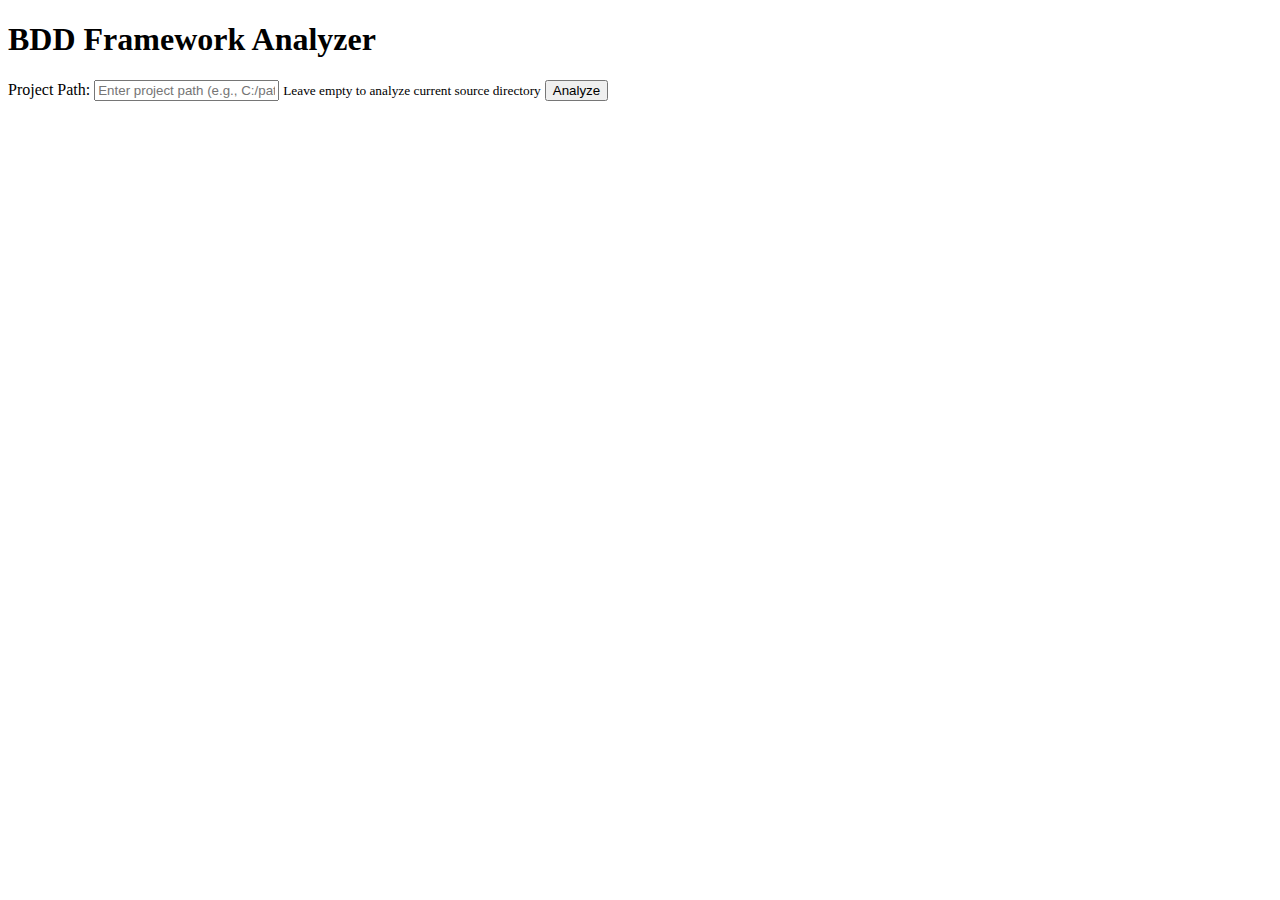
<file: target/classes/templates/index.html>
<!DOCTYPE html>
<html xmlns:th="http://www.thymeleaf.org">
<head>
    <title>BDD Framework Analyzer</title>
    <meta charset="UTF-8">
    <meta name="viewport" content="width=device-width, initial-scale=1.0">
</head>
<body>
    <h1>BDD Framework Analyzer</h1>
    <form action="/bdd-analyzer/analyze" method="get">
        <label for="projectPath">Project Path:</label>
        <input type="text" id="projectPath" name="projectPath" placeholder="Enter project path (e.g., C:/path/to/project)">
        <small>Leave empty to analyze current source directory</small>
        <button type="submit">Analyze</button>
    </form>
</body>
</html>
</file>
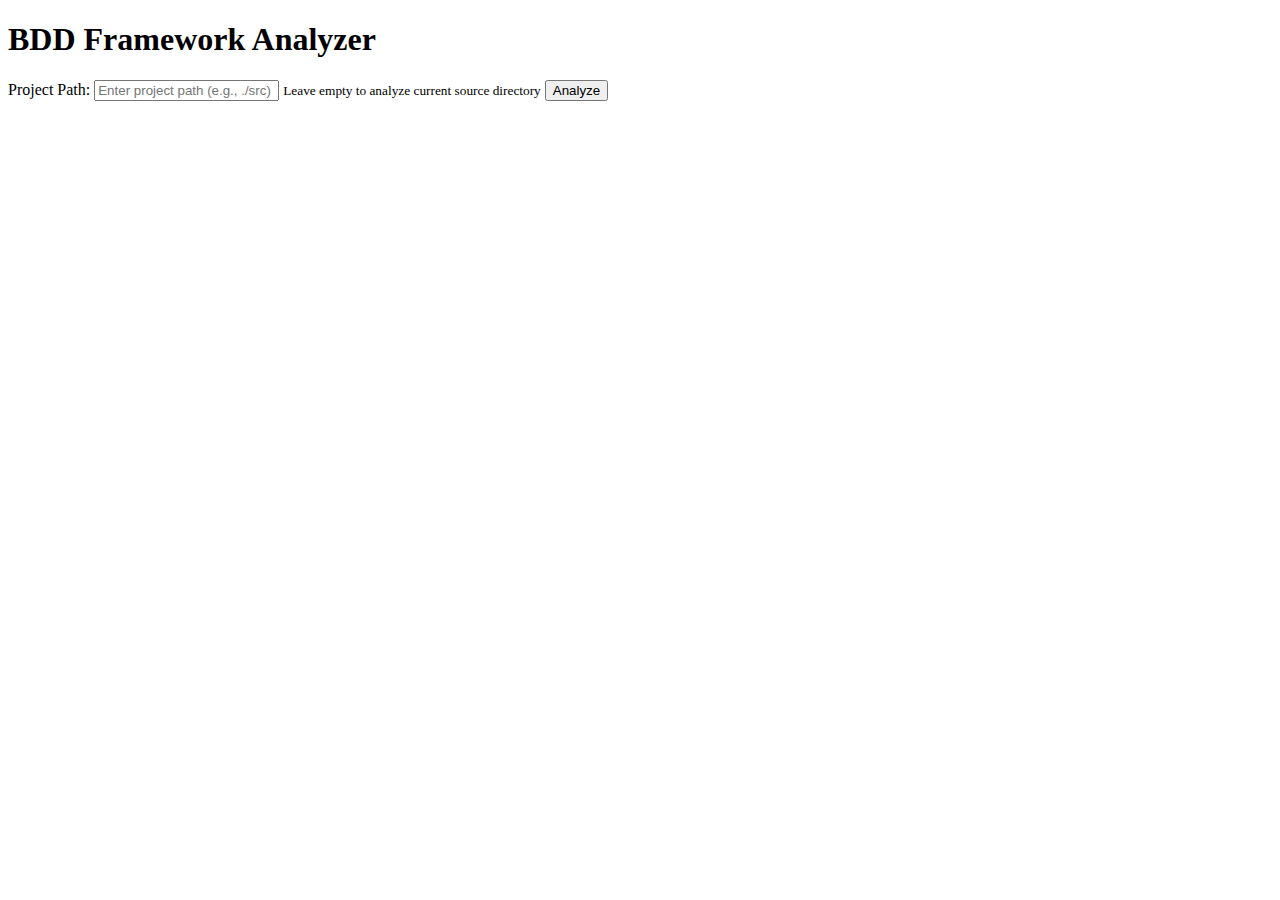
<file: src/main/resources/templates/index.html>
<!DOCTYPE html>
<html xmlns:th="http://www.thymeleaf.org">
<head>
    <title>BDD Framework Analyzer</title>
    <meta charset="UTF-8">
    <meta name="viewport" content="width=device-width, initial-scale=1.0">
</head>
<body>
    <h1>BDD Framework Analyzer</h1>
    <form action="/analyze" method="post">
        <label for="project_path">Project Path:</label>
        <input type="text" id="project_path" name="project_path" placeholder="Enter project path (e.g., ./src)">
        <small>Leave empty to analyze current source directory</small>
        <button type="submit">Analyze</button>
    </form>
</body>
</html>
</file>
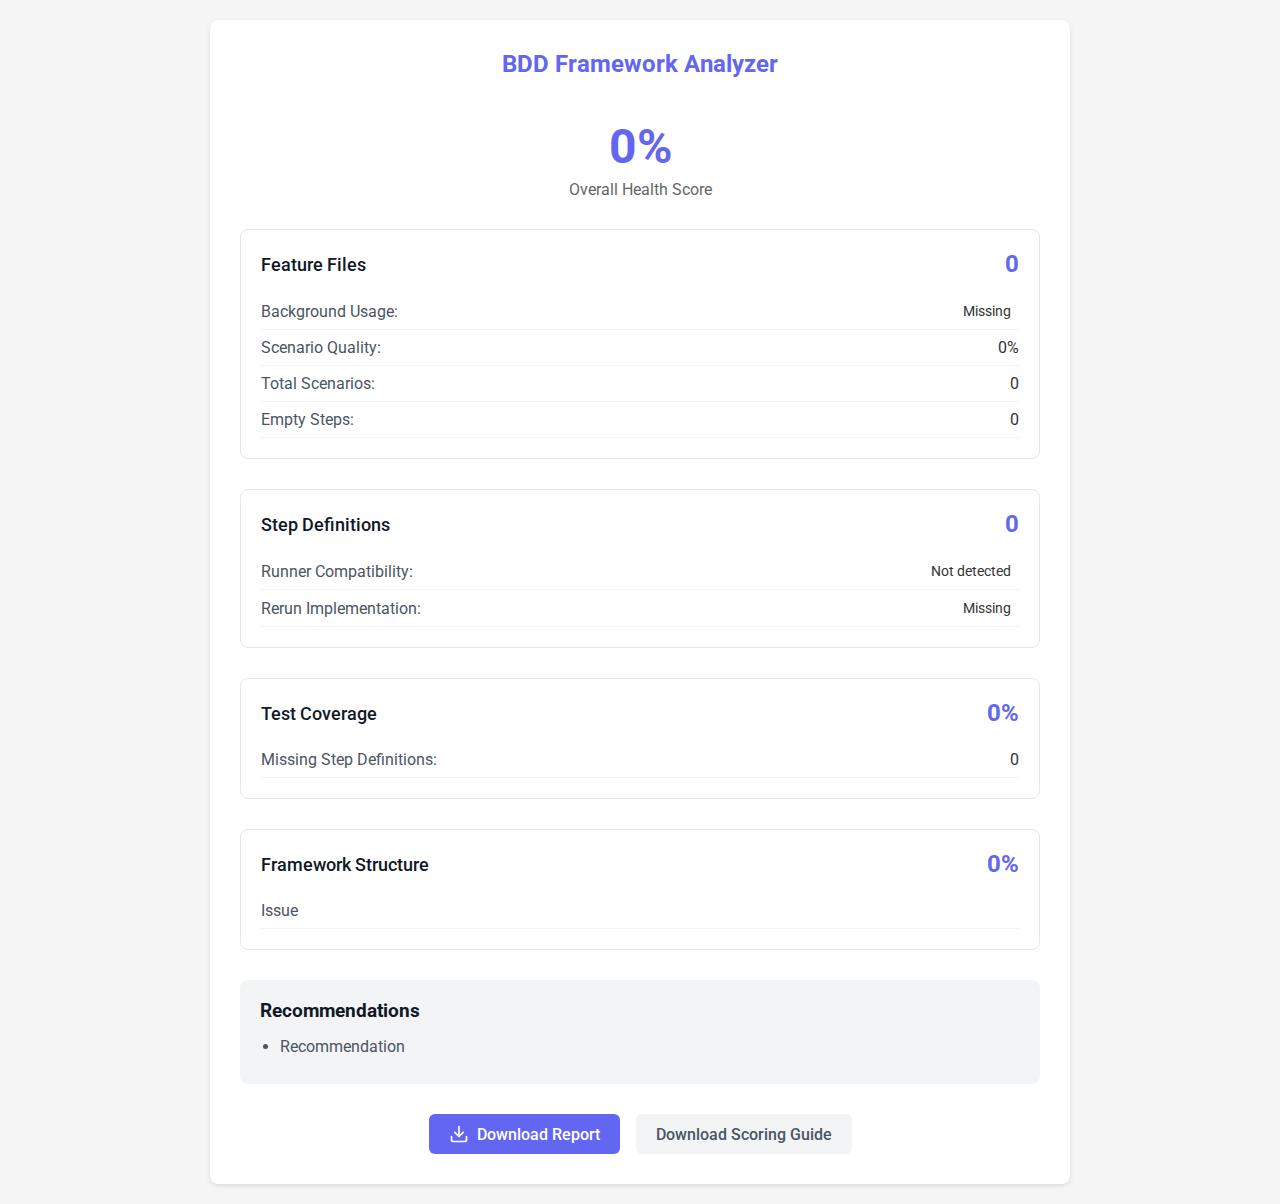
<file: target/classes/templates/health_overview.html>
<!DOCTYPE html>
<html xmlns:th="http://www.thymeleaf.org">
<head>
    <title>BDD Framework Analyzer</title>
    <link href="https://fonts.googleapis.com/css2?family=Roboto:wght@300;400;500;700&display=swap" rel="stylesheet">
    <style>
        body {
            font-family: 'Roboto', sans-serif;
            margin: 0;
            padding: 20px;
            background-color: #f5f5f5;
            color: #333;
        }
        .container {
            max-width: 800px;
            margin: 0 auto;
            background-color: white;
            border-radius: 8px;
            padding: 30px;
            box-shadow: 0 2px 4px rgba(0,0,0,0.1);
        }
        .header {
            text-align: center;
            margin-bottom: 40px;
        }
        .header h1 {
            color: #6366f1;
            font-size: 24px;
            margin: 0;
        }
        .score-section {
            text-align: center;
            margin-bottom: 30px;
        }
        .overall-score {
            font-size: 48px;
            font-weight: bold;
            color: #6366f1;
        }
        .score-label {
            color: #666;
            margin-top: 5px;
        }
        .section {
            margin-bottom: 30px;
            padding: 20px;
            border: 1px solid #e5e7eb;
            border-radius: 8px;
        }
        .section-header {
            display: flex;
            justify-content: space-between;
            align-items: center;
            margin-bottom: 15px;
        }
        .section-title {
            font-size: 18px;
            font-weight: 500;
            color: #111827;
        }
        .section-score {
            font-size: 24px;
            font-weight: bold;
            color: #6366f1;
        }
        .metric-row {
            display: flex;
            justify-content: space-between;
            align-items: center;
            padding: 8px 0;
            border-bottom: 1px solid #f3f4f6;
        }
        .metric-label {
            color: #4b5563;
        }
        .metric-value {
            display: flex;
            align-items: center;
            gap: 8px;
        }
        .status {
            padding: 2px 8px;
            border-radius: 4px;
            font-size: 14px;
        }
        .status-present {
            background-color: #dcfce7;
            color: #166534;
        }
        .status-missing {
            background-color: #fee2e2;
            color: #991b1b;
        }
        .recommendations {
            background-color: #f3f4f6;
            padding: 20px;
            border-radius: 8px;
            margin-top: 30px;
        }
        .recommendations h3 {
            color: #111827;
            margin-top: 0;
            margin-bottom: 15px;
        }
        .recommendations ul {
            margin: 0;
            padding-left: 20px;
            color: #4b5563;
        }
        .recommendations li {
            margin-bottom: 8px;
        }
        .button-group {
            display: flex;
            justify-content: center;
            gap: 16px;
            margin-top: 30px;
        }
        .button {
            padding: 10px 20px;
            border-radius: 6px;
            font-weight: 500;
            text-decoration: none;
            display: inline-flex;
            align-items: center;
            gap: 8px;
            transition: background-color 0.2s;
        }
        .primary-button {
            background-color: #6366f1;
            color: white;
        }
        .secondary-button {
            background-color: #f3f4f6;
            color: #4b5563;
        }
    </style>
</head>
<body>
    <div class="container">
        <div class="header">
            <h1>BDD Framework Analyzer</h1>
        </div>

        <div class="score-section">
            <div class="overall-score" th:text="${results.overallScore + '%'}">0%</div>
            <div class="score-label">Overall Health Score</div>
        </div>

        <!-- Feature Files -->
        <div class="section">
            <div class="section-header">
                <div class="section-title">Feature Files</div>
                <div class="section-score" th:text="${results.bddImplementation.featureCount}">0</div>
            </div>
            <div class="metric-row">
                <span class="metric-label">Background Usage:</span>
                <div class="metric-value">
                    <span class="status" th:class="${results.bddImplementation.backgroundPresent ? 'status-present' : 'status-missing'}"
                          th:text="${results.bddImplementation.backgroundPresent ? 'Present' : 'Missing'}">Missing</span>
                </div>
            </div>
            <div class="metric-row">
                <span class="metric-label">Scenario Quality:</span>
                <div class="metric-value">
                    <span th:text="${results.bddImplementation.scenarioQuality + '%'}">0%</span>
                </div>
            </div>
            <div class="metric-row">
                <span class="metric-label">Total Scenarios:</span>
                <div class="metric-value">
                    <span th:text="${results.bddImplementation.totalScenarios}">0</span>
                </div>
            </div>
            <div class="metric-row">
                <span class="metric-label">Empty Steps:</span>
                <div class="metric-value">
                    <span th:text="${results.bddImplementation.emptySteps}">0</span>
                </div>
            </div>
        </div>

        <!-- Step Definitions -->
        <div class="section">
            <div class="section-header">
                <div class="section-title">Step Definitions</div>
                <div class="section-score" th:text="${results.stepDefinitions.count}">0</div>
            </div>
            <div class="metric-row">
                <span class="metric-label">Runner Compatibility:</span>
                <div class="metric-value">
                    <span class="status" th:class="${results.bddImplementation.runnerType != 'Not detected' ? 'status-present' : 'status-missing'}"
                          th:text="${results.bddImplementation.runnerType}">Not detected</span>
                </div>
            </div>
            <div class="metric-row">
                <span class="metric-label">Rerun Implementation:</span>
                <div class="metric-value">
                    <span class="status" th:class="${results.bddImplementation.rerunImplemented ? 'status-present' : 'status-missing'}"
                          th:text="${results.bddImplementation.rerunImplemented ? 'Present' : 'Missing'}">Missing</span>
                </div>
            </div>
        </div>

        <!-- Test Coverage -->
        <div class="section">
            <div class="section-header">
                <div class="section-title">Test Coverage</div>
                <div class="section-score" th:text="${results.testCoverage.score + '%'}">0%</div>
            </div>
            <div class="metric-row">
                <span class="metric-label">Missing Step Definitions:</span>
                <div class="metric-value">
                    <span th:text="${results.bddImplementation.totalUnimplementedSteps}">0</span>
                </div>
            </div>
        </div>

        <!-- Framework Structure -->
        <div class="section">
            <div class="section-header">
                <div class="section-title">Framework Structure</div>
                <div class="section-score" th:text="${results.frameworkStructure.score + '%'}">0%</div>
            </div>
            <div th:if="${not #lists.isEmpty(results.frameworkStructure.issues)}">
                <div class="metric-row" th:each="issue : ${results.frameworkStructure.issues}">
                    <span class="metric-label" th:text="${issue}">Issue</span>
                </div>
            </div>
        </div>

        <!-- Recommendations -->
        <div class="recommendations">
            <h3>Recommendations</h3>
            <ul>
                <li th:each="recommendation : ${results.recommendations}" th:text="${recommendation}">Recommendation</li>
            </ul>
        </div>

        <!-- Buttons -->
        <div class="button-group">
            <a href="/bdd-analyzer/download/report" class="button primary-button">
                <svg xmlns="http://www.w3.org/2000/svg" width="20" height="20" viewBox="0 0 24 24" fill="none" stroke="currentColor" stroke-width="2" stroke-linecap="round" stroke-linejoin="round">
                    <path d="M21 15v4a2 2 0 0 1-2 2H5a2 2 0 0 1-2-2v-4"></path>
                    <polyline points="7 10 12 15 17 10"></polyline>
                    <line x1="12" y1="15" x2="12" y2="3"></line>
                </svg>
                Download Report
            </a>
            <a href="/bdd-analyzer/download/scoring" class="button secondary-button">
                Download Scoring Guide
            </a>
        </div>
    </div>
</body>
</html>
</file>
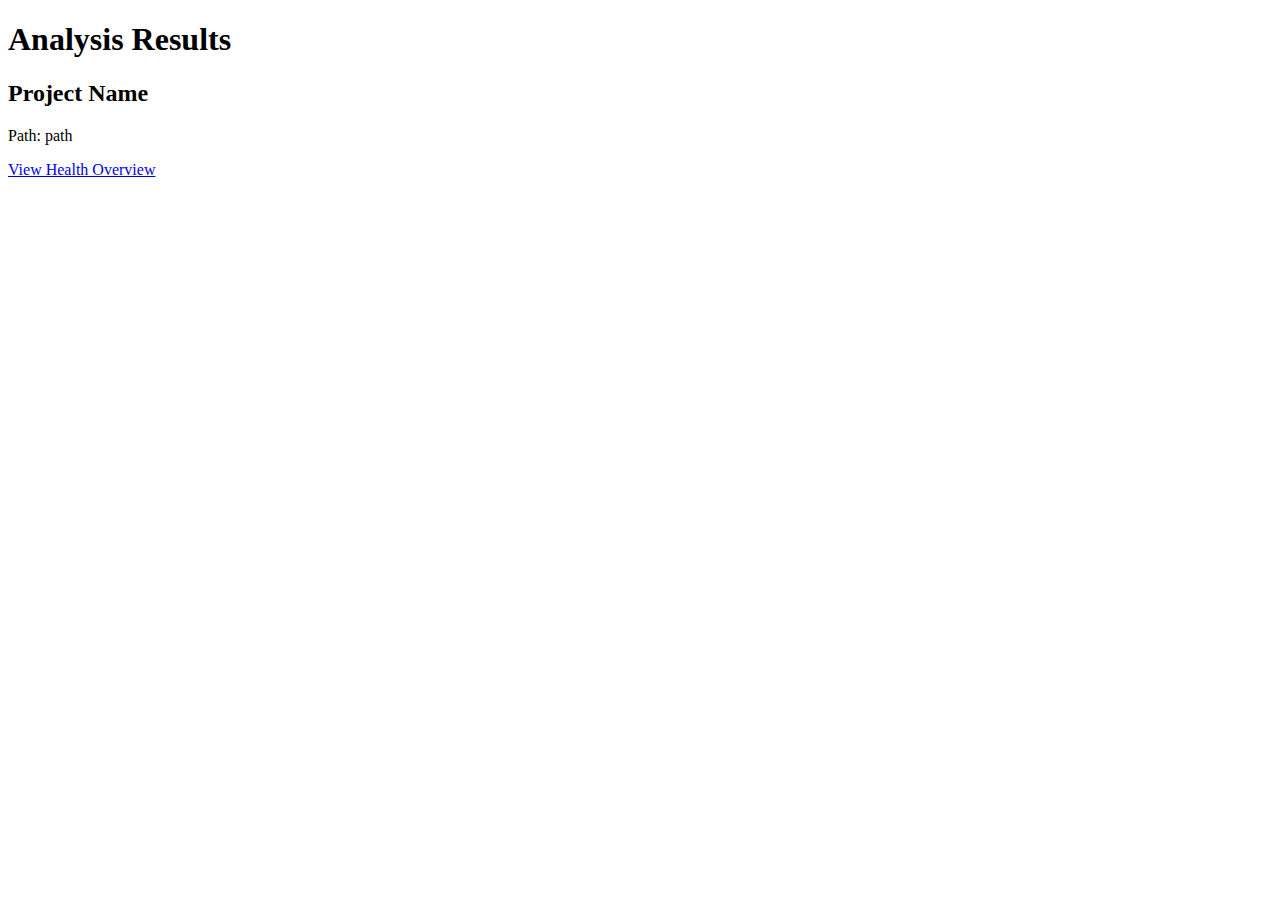
<file: target/classes/templates/results.html>
<!DOCTYPE html>
<html xmlns:th="http://www.thymeleaf.org">
<head>
    <title>Analysis Results</title>
    <meta charset="UTF-8">
    <meta name="viewport" content="width=device-width, initial-scale=1.0">
</head>
<body>
    <h1>Analysis Results</h1>
    <h2 th:text="${project_name}">Project Name</h2>
    <p>Path: <span th:text="${project_path}">path</span></p>
    <a href="/health-overview">View Health Overview</a>
</body>
</html>
</file>
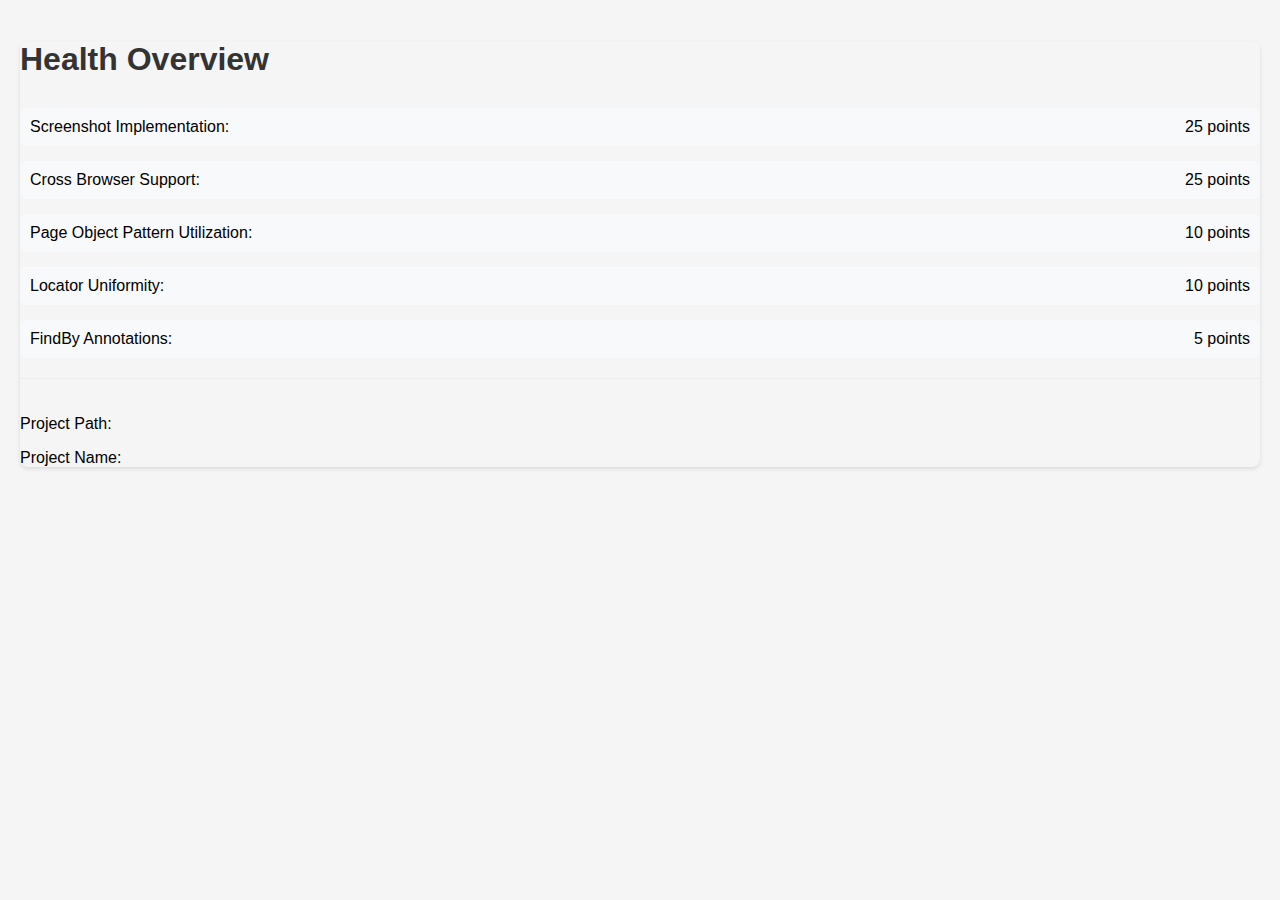
<file: src/main/resources/templates/health_overview.html>
<!DOCTYPE html>
<html xmlns:th="http://www.thymeleaf.org">
<head>
    <title>Framework Health Overview</title>
    <meta charset="UTF-8">
    <meta name="viewport" content="width=device-width, initial-scale=1.0">
    <style>
        body {
            font-family: Arial, sans-serif;
            margin: 0;
            padding: 20px;
            background-color: #f5f5f5;
        }
        .container {
            border-radius: 8px;
            box-shadow: 0 2px 4px rgba(0,0,0,0.1);
        }
        h1 {
            color: #333;
            margin-bottom: 30px;
        }
        .feature-scores {
            display: grid;
            gap: 15px;
        }
        .feature-item {
            display: flex;
            justify-content: space-between;
            padding: 10px;
            background-color: #f8f9fa;
            border-radius: 6px;
        }
        .project-info {
            margin-top: 20px;
            padding-top: 20px;
            border-top: 1px solid #eee;
        }
    </style>
</head>
<body>
    <div class="container">
        <h1>Health Overview</h1>
        <div class="feature-scores">
            <!-- Existing features -->
            <div class="feature-item">
                <span>Screenshot Implementation:</span>
                <span th:text="${results.seleniumImplementation.screenshotCapability ? '25 points ✓' : '25 points ✗'}">25 points</span>
            </div>
            <div class="feature-item">
                <span>Cross Browser Support:</span>
                <span th:text="${results.browserExecution.crossBrowserTesting ? '25 points ✓' : '25 points ✗'}">25 points</span>
            </div>
            <!-- New Analysis for Page Object Classes -->
            <div class="feature-item">
                <span>Page Object Pattern Utilization:</span>
                <span th:text="${results.pageObjectDetails.usesPageObjectPattern ? '10 points ✓' : '10 points ✗'}">10 points</span>
            </div>
            <div class="feature-item">
                <span>Locator Uniformity:</span>
                <span th:text="${results.pageObjectDetails.hasUniformLocators ? '10 points ✓' : '10 points ✗'}">10 points</span>
            </div>
            <div class="feature-item">
                <span>FindBy Annotations:</span>
                <span th:text="${results.pageObjectDetails.usesFindBy ? '5 points ✓' : '5 points ✗'}">5 points</span>
            </div>
        </div>
        <div class="project-info">
            <p>Project Path: <span th:text="${project_path}"></span></p>
            <p>Project Name: <span th:text="${project_name}"></span></p>
        </div>
    </div>
</body>
</html>
</file>
